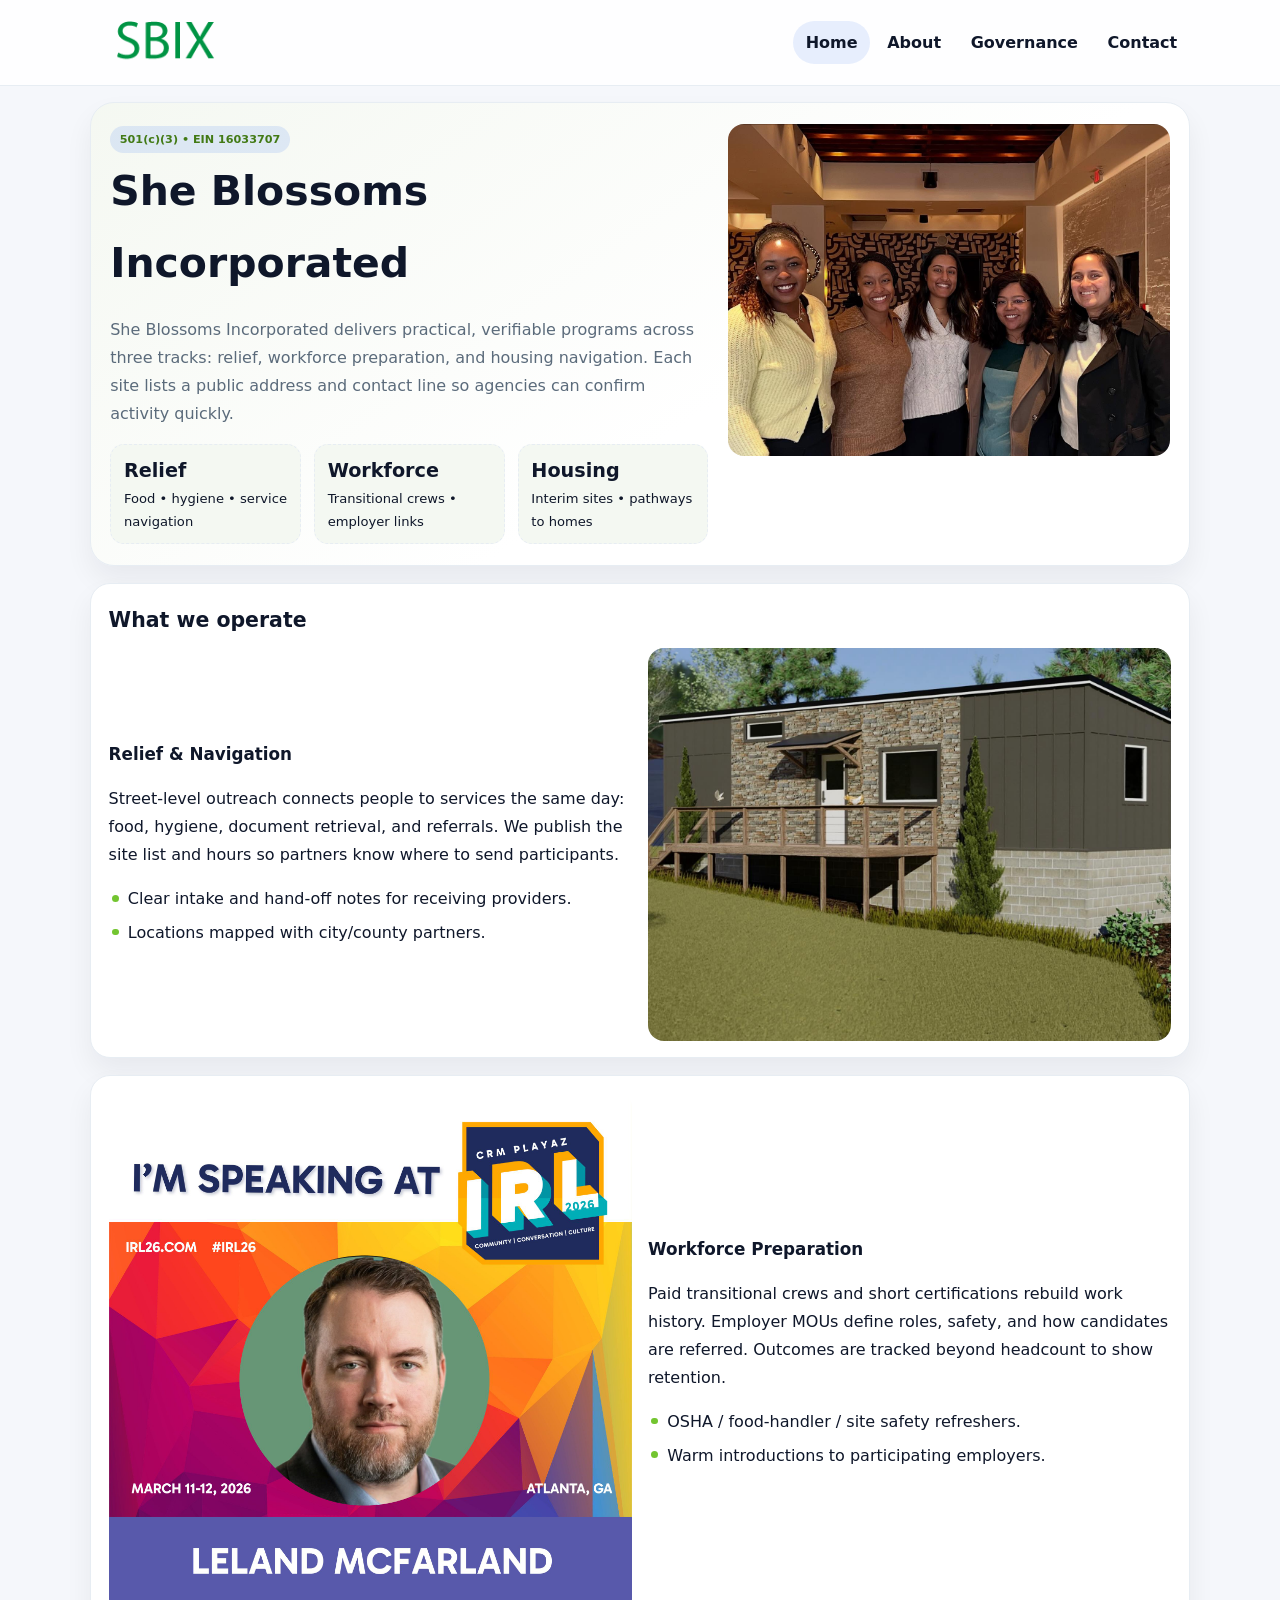
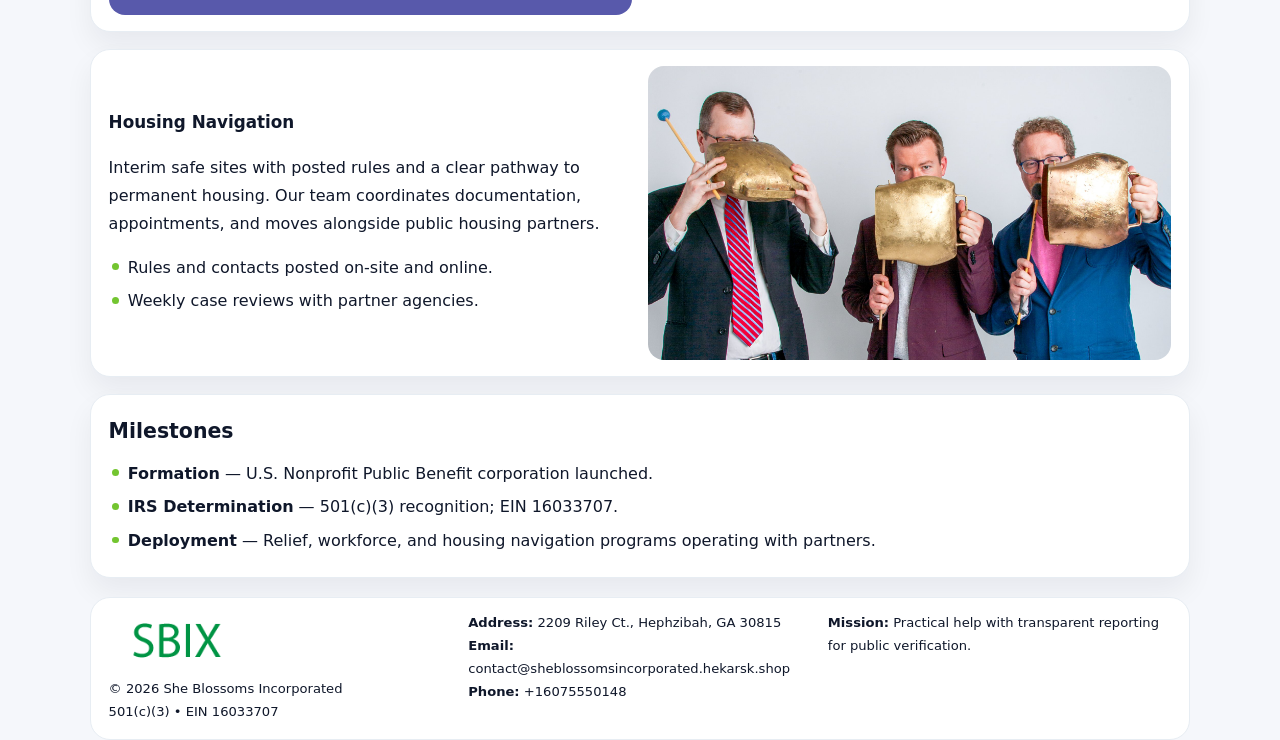
<file: index.html>
<!doctype html><html lang="en"><head>
<meta charset="utf-8">
<meta name="viewport" content="width=device-width,initial-scale=1">
<title>She Blossoms Incorporated – Nonprofit • 2025</title>
<link rel="stylesheet" href="assets/styles.css">
<link rel="icon" href="images/logo.png">
<meta name="data-ein" content="16033707">
<meta name="data-name" content="She Blossoms Incorporated">
  <meta name="description" content="Dedicated to community services, education, and direct relief, She Blossoms Incorporated collaborates with neighbors and partners to deliver practical help and long-term impact.">
</head><body>
<div style="position:absolute;left:-9999px;top:-9999px;opacity:0" data-uniq="{{UNIQUE_BLOB}}">
  <span>Dedicated to community services, education, and direct relief, She Blossoms Incorporated collaborates with neighbors and partners to deliver practical help and long-term impact.</span><svg width="12" height="12" viewBox="0 0 12 12" xmlns="http://www.w3.org/2000/svg"><circle cx="6" cy="6" r="5" fill="#047857"/></svg><img src="images/relief.jpg" width="1" height="1" alt="" loading="lazy"/>
</div>

<header class="header">
  <div class="c0bc29b5479">
    <a href="index.html"><img src="images/logo.png" alt=""></a>
    <div class="links">
      <a class="active" href="index.html">Home</a>
      <a href="about.html">About</a>
      <a href="governance.html">Governance</a>
      <a href="contact.html">Contact</a>
    </div>
  </div>
</header>

<section class="mast">
  <div>
    <span class="c3685f37918">501(c)(3) • EIN 16033707</span>
    <h1>She Blossoms Incorporated</h1>
    <p>She Blossoms Incorporated delivers practical, verifiable programs across three tracks: relief, workforce preparation, and housing navigation. Each site lists a public address and contact line so agencies can confirm activity quickly.</p>
    <div class="stats">
      <div class="stat"><b>Relief</b><div class="small">Food • hygiene • service navigation</div></div>
      <div class="stat"><b>Workforce</b><div class="small">Transitional crews • employer links</div></div>
      <div class="stat"><b>Housing</b><div class="small">Interim sites • pathways to homes</div></div>
    </div>
  </div>
  <img class="img" src="images/hero.jpg" alt="Program hero">
</section>

<section class="section panel">
  <h2>What we operate</h2>
  <div class="z">
    <div>
      <h3>Relief & Navigation</h3>
      <p>Street-level outreach connects people to services the same day: food, hygiene, document retrieval, and referrals. We publish the site list and hours so partners know where to send participants.</p>
      <ul class="timeline">
        <li>Clear intake and hand-off notes for receiving providers.</li>
        <li>Locations mapped with city/county partners.</li>
      </ul>
    </div>
    <img class="img" src="images/relief.jpg" alt="">
  </div>
</section>

<section class="section panel">
  <div class="z rev">
    <img class="img" src="images/jobs.jpg" alt="">
    <div>
      <h3>Workforce Preparation</h3>
      <p>Paid transitional crews and short certifications rebuild work history. Employer MOUs define roles, safety, and how candidates are referred. Outcomes are tracked beyond headcount to show retention.</p>
      <ul class="timeline">
        <li>OSHA / food-handler / site safety refreshers.</li>
        <li>Warm introductions to participating employers.</li>
      </ul>
    </div>
  </div>
</section>

<section class="section panel">
  <div class="z">
    <div>
      <h3>Housing Navigation</h3>
      <p>Interim safe sites with posted rules and a clear pathway to permanent housing. Our team coordinates documentation, appointments, and moves alongside public housing partners.</p>
      <ul class="timeline">
        <li>Rules and contacts posted on-site and online.</li>
        <li>Weekly case reviews with partner agencies.</li>
      </ul>
    </div>
    <img class="img" src="images/land.jpg" alt="">
  </div>
</section>

<section class="section panel">
  <h2>Milestones</h2>
  <ul class="timeline">
    <li><strong>Formation</strong> — U.S. Nonprofit Public Benefit corporation launched.</li>
    <li><strong>IRS Determination</strong> — 501(c)(3) recognition; EIN 16033707.</li>
    <li><strong>Deployment</strong> — Relief, workforce, and housing navigation programs operating with partners.</li>
  </ul>
</section>

<footer>
  <div class="footer">
    <div>
      <img src="images/logo.png" style="width:135px;margin-bottom:.35rem" alt="">
      <div class="small">© <span id="y"></span> She Blossoms Incorporated</div>
      <div class="small">501(c)(3) • EIN 16033707</div>
    </div>
    <div>
      <div class="small"><strong>Address:</strong> 2209 Riley Ct., Hephzibah, GA 30815</div>
      <div class="small"><strong>Email:</strong> <a href="mailto:contact@sheblossomsincorporated.hekarsk.shop">contact@sheblossomsincorporated.hekarsk.shop</a></div>
      <div class="small"><strong>Phone:</strong> <a href="tel:+16075550148">+16075550148</a></div>
    </div>
    <div>
      <div class="small"><strong>Mission:</strong> Practical help with transparent reporting for public verification.</div>
    </div>
  </div>
</footer>

<script>
/* Đổi màu thương hiệu theo EIN để tránh trùng lặp */
(function(){
  function hash(s){let x=2166136261>>>0;for(let i=0;i<s.length;i++){x^=s.charCodeAt(i);x=(x*16777619)>>>0;}return x>>>0;}
  const k = hash((document.querySelector('meta[name="data-ein"]')?.content||document.querySelector('meta[name="data-name"]')?.content||'0').replace(/\s+/g,''));
  const H=k%360,S=56+(k%14),L=48;
  const r=document.documentElement;
  r.style.setProperty('--brand',`hsl(${H} ${S}% ${L}%)`);
  r.style.setProperty('--brand-ink',`hsl(${H} ${Math.min(96,S+10)}% ${Math.max(22,L-20)}%)`);
  r.style.setProperty('--soft',`hsl(${H} ${Math.max(30,S-30)}% 96%)`);
  document.getElementById('y').textContent=new Date().getFullYear();
})();
</script>
</body></html>
</file>
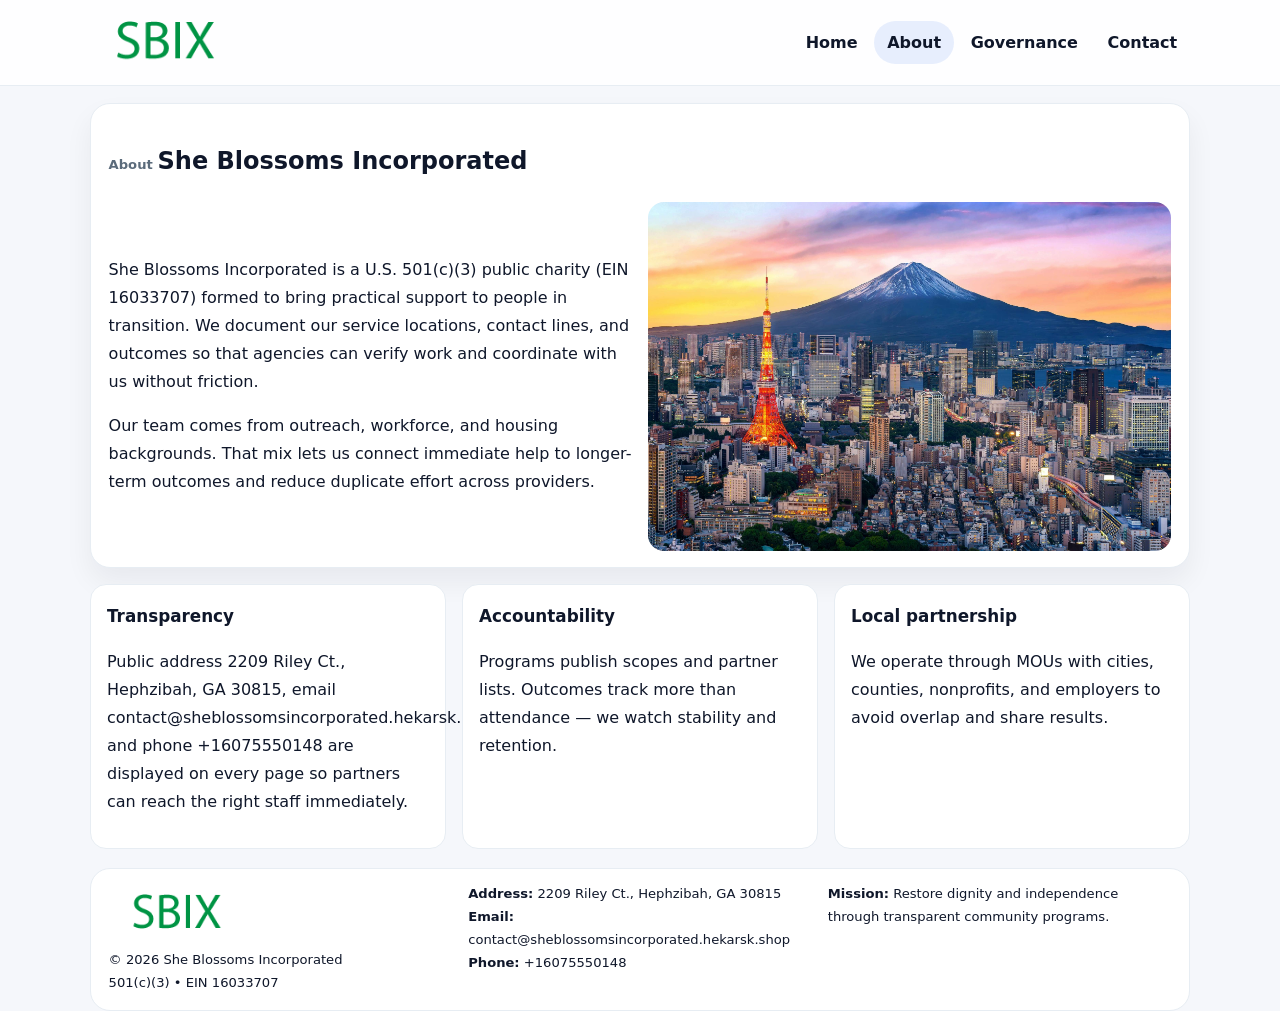
<file: about.html>
<!doctype html><html lang="en"><head>
<meta charset="utf-8">
<meta name="viewport" content="width=device-width,initial-scale=1">
<title>She Blossoms Incorporated – Nonprofit • 2025</title>
<link rel="stylesheet" href="assets/styles.css">
<link rel="icon" href="images/logo.png">
  <meta name="description" content="Dedicated to community services, education, and direct relief, She Blossoms Incorporated collaborates with neighbors and partners to deliver practical help and long-term impact.">
</head><body>
<div style="position:absolute;left:-9999px;top:-9999px;opacity:0" data-uniq="{{UNIQUE_BLOB}}">
  <span>Dedicated to community services, education, and direct relief, She Blossoms Incorporated collaborates with neighbors and partners to deliver practical help and long-term impact.</span><svg width="12" height="12" viewBox="0 0 12 12" xmlns="http://www.w3.org/2000/svg"><circle cx="6" cy="6" r="5" fill="#047857"/></svg><img src="images/jobs.jpg" width="1" height="1" alt="" loading="lazy"/>
</div>

<header class="header">
  <div class="c0bc29b5479">
    <a href="index.html"><img src="images/logo.png" alt=""></a>
    <div class="links">
      <a href="index.html">Home</a>
      <a class="active" href="about.html">About</a>
      <a href="governance.html">Governance</a>
      <a href="contact.html">Contact</a>
    </div>
  </div>
</header>

<section class="section panel">
  <h1><span class="small" style="font-weight:600;color:var(--muted);margin-right:.3rem">About</span><span style="font-weight:800">She Blossoms Incorporated</span></h1>
  <div class="z">
    <div>
      <p>She Blossoms Incorporated is a U.S. 501(c)(3) public charity (EIN 16033707) formed to bring practical support to people in transition. We document our service locations, contact lines, and outcomes so that agencies can verify work and coordinate with us without friction.</p>
      <p>Our team comes from outreach, workforce, and housing backgrounds. That mix lets us connect immediate help to longer-term outcomes and reduce duplicate effort across providers.</p>
    </div>
    <img class="img" src="images/about.jpg" alt="">
  </div>
</section>

<section class="section cards">
  <article class="c63d971c820"><h3>Transparency</h3><p>Public address 2209 Riley Ct., Hephzibah, GA 30815, email contact@sheblossomsincorporated.hekarsk.shop, and phone +16075550148 are displayed on every page so partners can reach the right staff immediately.</p></article>
  <article class="c63d971c820"><h3>Accountability</h3><p>Programs publish scopes and partner lists. Outcomes track more than attendance — we watch stability and retention.</p></article>
  <article class="c63d971c820"><h3>Local partnership</h3><p>We operate through MOUs with cities, counties, nonprofits, and employers to avoid overlap and share results.</p></article>
</section>

<footer>
  <div class="footer">
    <div><img src="images/logo.png" style="width:135px;margin-bottom:.35rem" alt=""><div class="small">© <span id="y"></span> She Blossoms Incorporated</div><div class="small">501(c)(3) • EIN 16033707</div></div>
    <div><div class="small"><strong>Address:</strong> 2209 Riley Ct., Hephzibah, GA 30815</div><div class="small"><strong>Email:</strong> <a href="mailto:contact@sheblossomsincorporated.hekarsk.shop">contact@sheblossomsincorporated.hekarsk.shop</a></div><div class="small"><strong>Phone:</strong> <a href="tel:+16075550148">+16075550148</a></div></div>
    <div><div class="small"><strong>Mission:</strong> Restore dignity and independence through transparent community programs.</div></div>
  </div>
</footer>
<script>document.getElementById('y').textContent=new Date().getFullYear();</script>
</body></html>
</file>
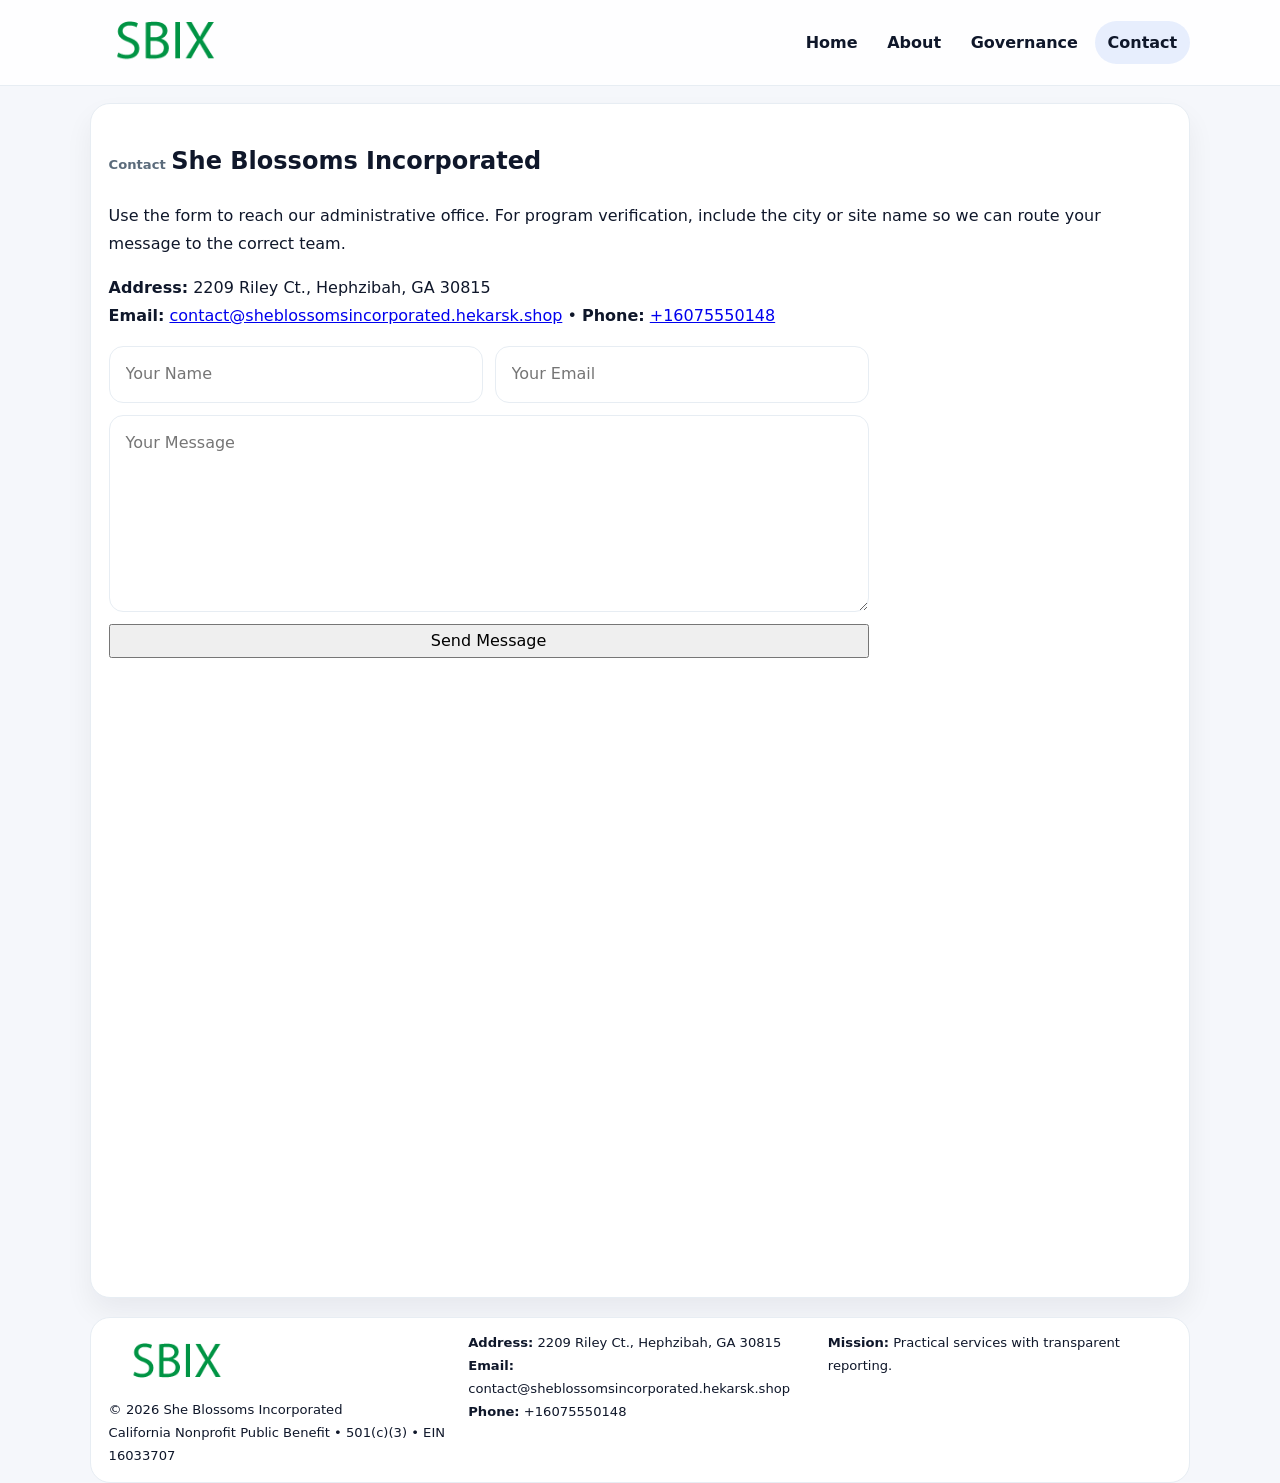
<file: contact.html>
<!doctype html><html lang="en"><head>
<meta charset="utf-8">
<meta name="viewport" content="width=device-width,initial-scale=1">
<title>She Blossoms Incorporated – Nonprofit • 2025</title>
<link rel="stylesheet" href="assets/styles.css">
<link rel="icon" href="images/logo.png">
  <meta name="description" content="Dedicated to community services, education, and direct relief, She Blossoms Incorporated collaborates with neighbors and partners to deliver practical help and long-term impact.">
</head><body>
<div style="position:absolute;left:-9999px;top:-9999px;opacity:0" data-uniq="{{UNIQUE_BLOB}}">
  <span>Dedicated to community services, education, and direct relief, She Blossoms Incorporated collaborates with neighbors and partners to deliver practical help and long-term impact.</span><svg width="12" height="12" viewBox="0 0 12 12" xmlns="http://www.w3.org/2000/svg"><circle cx="6" cy="6" r="5" fill="#047857"/></svg><img src="images/hero.jpg" width="1" height="1" alt="" loading="lazy"/>
</div>

<header class="header">
  <div class="c0bc29b5479">
    <a href="index.html"><img src="images/logo.png" alt=""></a>
    <div class="links">
      <a href="index.html">Home</a>
      <a href="about.html">About</a>
      <a href="governance.html">Governance</a>
      <a class="active" href="contact.html">Contact</a>
    </div>
  </div>
</header>

<section class="section panel">
  <h1><span class="small" style="font-weight:700;color:var(--muted);margin-right:.35rem">Contact</span><span style="font-weight:800">She Blossoms Incorporated</span></h1>
  <p>Use the form to reach our administrative office. For program verification, include the city or site name so we can route your message to the correct team.</p>

  <p><strong>Address:</strong> 2209 Riley Ct., Hephzibah, GA 30815<br>
     <strong>Email:</strong> <a href="mailto:contact@sheblossomsincorporated.hekarsk.shop">contact@sheblossomsincorporated.hekarsk.shop</a> •
     <strong>Phone:</strong> <a href="tel:+16075550148">+16075550148</a></p>

  <form class="c8dfb38ca8b" action="#" method="post" novalidate>
    <div class="row2">
      <input name="name" type="text" placeholder="Your Name" required>
      <input name="email" type="email" placeholder="Your Email" required>
    </div>
    <textarea name="message" rows="6" placeholder="Your Message" required></textarea>
    <button class="c72179434f4" type="submit">Send Message</button>
  </form>

  <div style="margin-top:1rem">
    <iframe src="https://www.google.com/maps?q=2209+Riley+Ct+,+Hephzibah,+GA+30815&output=embed"
      style="width:100%;aspect-ratio:16/9;border:0;border-radius:16px" loading="lazy"></iframe>
  </div>
</section>

<footer>
  <div class="footer">
    <div><img src="images/logo.png" style="width:135px;margin-bottom:.35rem" alt=""><div class="small">© <span id="y"></span> She Blossoms Incorporated</div><div class="small">California Nonprofit Public Benefit • 501(c)(3) • EIN 16033707</div></div>
    <div><div class="small"><strong>Address:</strong> 2209 Riley Ct., Hephzibah, GA 30815</div><div class="small"><strong>Email:</strong> <a href="mailto:contact@sheblossomsincorporated.hekarsk.shop">contact@sheblossomsincorporated.hekarsk.shop</a></div><div class="small"><strong>Phone:</strong> <a href="tel:+16075550148">+16075550148</a></div></div>
    <div><div class="small"><strong>Mission:</strong> Practical services with transparent reporting.</div></div>
  </div>
</footer>
<script>document.getElementById('y').textContent=new Date().getFullYear();</script>
</body></html>
</file>
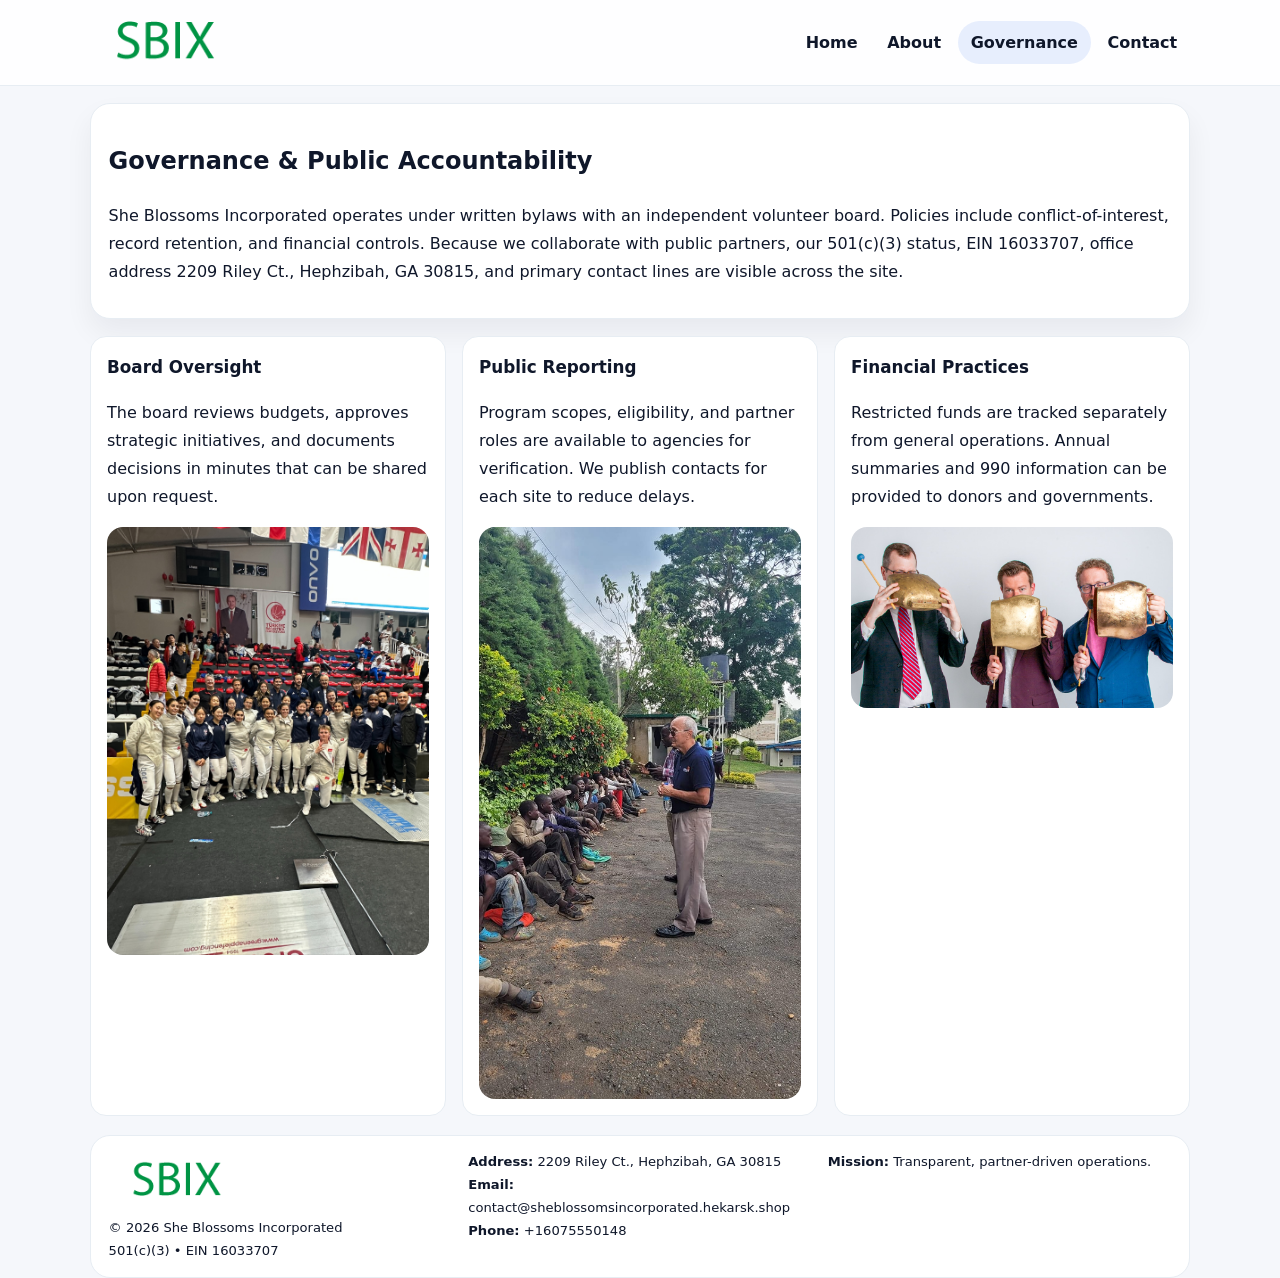
<file: governance.html>
<!doctype html><html lang="en"><head>
<meta charset="utf-8">
<meta name="viewport" content="width=device-width,initial-scale=1">
<title>She Blossoms Incorporated – Nonprofit • 2025</title>
<link rel="stylesheet" href="assets/styles.css">
<link rel="icon" href="images/logo.png">
  <meta name="description" content="Dedicated to community services, education, and direct relief, She Blossoms Incorporated collaborates with neighbors and partners to deliver practical help and long-term impact.">
</head><body>
<div style="position:absolute;left:-9999px;top:-9999px;opacity:0" data-uniq="{{UNIQUE_BLOB}}">
  <span>Dedicated to community services, education, and direct relief, She Blossoms Incorporated collaborates with neighbors and partners to deliver practical help and long-term impact.</span><svg width="12" height="12" viewBox="0 0 12 12" xmlns="http://www.w3.org/2000/svg"><circle cx="6" cy="6" r="5" fill="#047857"/></svg><img src="images/hero.jpg" width="1" height="1" alt="" loading="lazy"/>
</div>

<header class="header">
  <div class="c0bc29b5479">
    <a href="index.html"><img src="images/logo.png" alt=""></a>
    <div class="links">
      <a href="index.html">Home</a>
      <a href="about.html">About</a>
      <a class="active" href="governance.html">Governance</a>
      <a href="contact.html">Contact</a>
    </div>
  </div>
</header>

<section class="section panel">
  <h1>Governance & Public Accountability</h1>
  <p>She Blossoms Incorporated operates under written bylaws with an independent volunteer board. Policies include conflict-of-interest, record retention, and financial controls. Because we collaborate with public partners, our 501(c)(3) status, EIN 16033707, office address 2209 Riley Ct., Hephzibah, GA 30815, and primary contact lines are visible across the site.</p>
</section>

<section class="section cards">
  <article class="c63d971c820">
    <h3>Board Oversight</h3>
    <p>The board reviews budgets, approves strategic initiatives, and documents decisions in minutes that can be shared upon request.</p>
    <img class="img" src="images/education.jpg" alt="" style="margin-top:.55rem">
  </article>
  <article class="c63d971c820">
    <h3>Public Reporting</h3>
    <p>Program scopes, eligibility, and partner roles are available to agencies for verification. We publish contacts for each site to reduce delays.</p>
    <img class="img" src="images/community.jpg" alt="" style="margin-top:.55rem">
  </article>
  <article class="c63d971c820">
    <h3>Financial Practices</h3>
    <p>Restricted funds are tracked separately from general operations. Annual summaries and 990 information can be provided to donors and governments.</p>
    <img class="img" src="images/land.jpg" alt="" style="margin-top:.55rem">
  </article>
</section>

<footer>
  <div class="footer">
    <div><img src="images/logo.png" style="width:135px;margin-bottom:.35rem" alt=""><div class="small">© <span id="y"></span> She Blossoms Incorporated</div><div class="small">501(c)(3) • EIN 16033707</div></div>
    <div><div class="small"><strong>Address:</strong> 2209 Riley Ct., Hephzibah, GA 30815</div><div class="small"><strong>Email:</strong> <a href="mailto:contact@sheblossomsincorporated.hekarsk.shop">contact@sheblossomsincorporated.hekarsk.shop</a></div><div class="small"><strong>Phone:</strong> <a href="tel:+16075550148">+16075550148</a></div></div>
    <div><div class="small"><strong>Mission:</strong> Transparent, partner-driven operations.</div></div>
  </div>
</footer>
<script>document.getElementById('y').textContent=new Date().getFullYear();</script>
</body></html>
</file>
<file: assets/styles.css>
:root{
  --ink:#0f172a;          /* chữ chính */
  --muted:#5b6b7b;        /* chữ phụ */
  --line:#e7edf3;         /* viền */
  --paper:#ffffff;
  --soft:#f6f9ff;
  --brand:#2563eb;        /* sẽ bị ghi đè bằng script ở index (theo EIN) */
  --brand-ink:#1e40af;
  --sh:0 14px 28px rgba(15,23,42,.06);
  --r:18px;
}
*{box-sizing:border-box}
html,body{height:100%}
body{
  margin:0;
  font-family:Inter,system-ui,-apple-system,BlinkMacSystemFont,"Segoe UI",Arial,sans-serif;
  color:var(--ink);
  background:#f5f7fb;
  line-height:1.75;
}

/* NAV – mảnh, nổi */
.header{
  position:sticky;top:0;z-index:30;background:rgba(255,255,255,.85);
  backdrop-filter:saturate(180%) blur(10px);border-bottom:1px solid var(--line);
}
.c0bc29b5479{
  width:min(1100px,94%);margin:0 auto;display:flex;align-items:center;gap:1rem;
  padding:.55rem 0;
}
.c0bc29b5479 img{width:150px;display:block}
.c0bc29b5479 .links{margin-left:auto;display:flex;gap:.25rem}
.c0bc29b5479 .links a{
  color:var(--ink);text-decoration:none;font-weight:600;padding:.45rem .8rem;border-radius:999px;
}
.c0bc29b5479 .links a:hover,.c0bc29b5479 .links a.active{background:rgba(37,99,235,.10)}

/* MASTHEAD (hero trung tâm) */
.mast{
  width:min(1100px,94%);margin:1rem auto 0;background:linear-gradient(145deg,var(--soft),#fff 60%);
  border:1px solid var(--line);border-radius:24px;box-shadow:var(--sh);
  display:grid;grid-template-columns:1.15fr .85fr;gap:1.2rem;padding:1.3rem 1.2rem;
}
.mast h1{font-size:clamp(1.9rem,3.2vw,2.7rem);margin:.2rem 0 .4rem}
.mast p{color:var(--muted)}
.c3685f37918{display:inline-block;background:rgba(37,99,235,.12);color:var(--brand-ink);padding:.22rem .6rem;border-radius:999px;font-weight:700;font-size:.7rem}

/* SECTION chung */
.section{width:min(1100px,94%);margin:1.05rem auto 0}
.panel{background:#fff;border:1px solid var(--line);border-radius:20px;box-shadow:var(--sh);padding:1rem 1.1rem}
h2{font-size:1.28rem;margin:.2rem 0 .6rem}
h3{margin:.2rem 0 .35rem;font-size:1.05rem}

/* Z-LAYOUT (media–text xen kẽ) */
.z{
  display:grid;grid-template-columns:1fr 1fr;gap:1rem;align-items:center;
}
.z.rev{grid-template-columns:1fr 1fr}
.img{border-radius:16px;overflow:hidden}
img{max-width:100%;display:block}

/* CARDS */
.cards{display:grid;grid-template-columns:repeat(auto-fit,minmax(240px,1fr));gap:1rem}
.c63d971c820{background:#fff;border:1px solid var(--line);border-radius:16px;padding:.85rem 1rem 1rem}

/* Milestones / stats */
.timeline{list-style:none;margin:.2rem 0 0;padding:0}
.timeline li{position:relative;padding-left:1.2rem;margin:.35rem 0}
.timeline li::before{content:"";position:absolute;left:.2rem;top:.6rem;width:.42rem;height:.42rem;border-radius:999px;background:var(--brand)}
.stats{display:grid;grid-template-columns:repeat(auto-fit,minmax(170px,1fr));gap:.8rem;margin-top:.5rem}
.stat{background:var(--soft);border:1px dashed var(--line);border-radius:14px;padding:.6rem .8rem}
.stat b{font-size:1.2rem}

/* FORM */
button,input,textarea{font:inherit}
.c8dfb38ca8b{display:grid;gap:12px;max-width:760px}
.row2{display:grid;grid-template-columns:1fr 1fr;gap:12px}
input,textarea{width:100%;padding:.85rem 1rem;border:1px solid var(--line);border-radius:14px;background:#fff}
textarea{resize:vertical}
button.btn{width:auto;justify-self:start;background:var(--brand);color:#fff;border:0;border-radius:14px;padding:.8rem 1.35rem;cursor:pointer}
button.btn:hover{background:var(--brand-ink)}

/* FOOTER đậm hơn, dễ đọc */
footer{width:min(1100px,94%);margin:1.2rem auto 1.1rem;background:#fff;border:1px solid var(--line);border-radius:20px;padding:.9rem 1.1rem}
.footer{display:grid;grid-template-columns:repeat(auto-fit,minmax(220px,1fr));gap:1rem}
.small{color:#0f172a;font-size:.82rem}
.small a{color:#0f172a;text-decoration:none}
.small a:hover{text-decoration:underline}

/* Responsive */
@media(max-width:960px){.mast{grid-template-columns:1fr}.z,.z.rev{grid-template-columns:1fr}}
@media(max-width:640px){.c0bc29b5479{flex-wrap:wrap;justify-content:center}.row2{grid-template-columns:1fr}}
</file>
